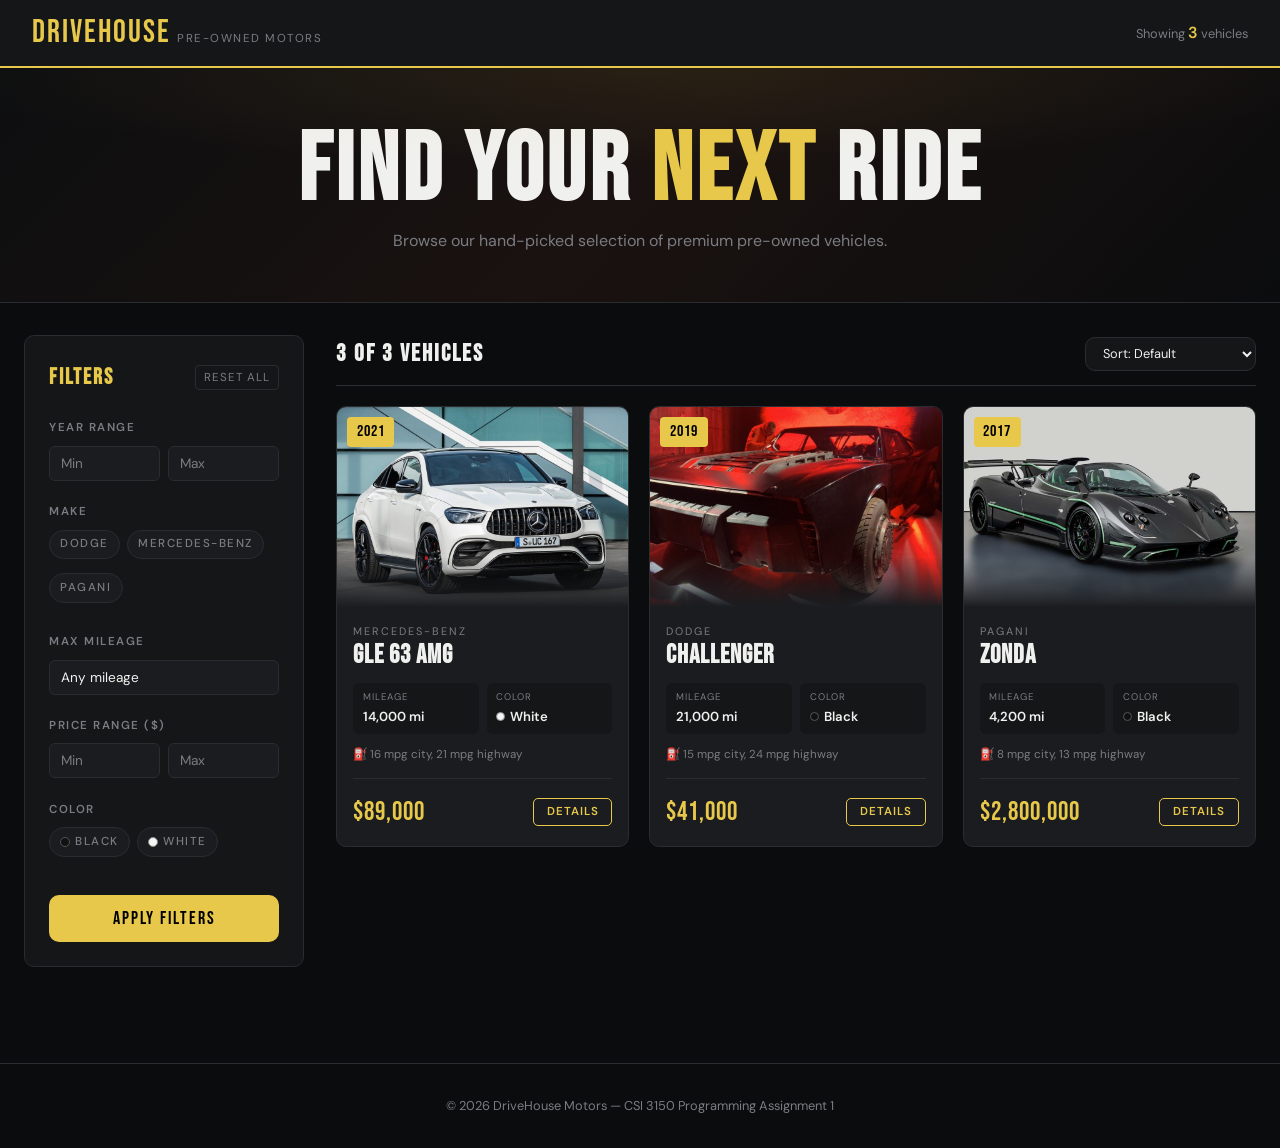
<file: index.html>
<!DOCTYPE html>
<html lang="en">
<head>
  <meta charset="UTF-8" />
  <meta name="viewport" content="width=device-width, initial-scale=1.0" />
  <meta name="description" content="Browse quality pre-owned vehicles at DriveHouse Motors." />
  <title>DriveHouse Motors — Pre-Owned Vehicles</title>

  <!-- Google Fonts -->
  <link rel="preconnect" href="https://fonts.googleapis.com" />
  <link rel="preconnect" href="https://fonts.gstatic.com" crossorigin />

  <!-- Stylesheets (order matters) -->
  <link rel="stylesheet" href="css/main.css" />
  <link rel="stylesheet" href="css/layout.css" />
  <link rel="stylesheet" href="css/components.css" />
</head>
<body>

  <!-- ===== HEADER ===== -->
  <header class="site-header" role="banner">
    <div class="header-logo">
      <span class="brand">DriveHouse</span>
      <span class="tagline">Pre-Owned Motors</span>
    </div>
    <p class="header-count">
      Showing <span id="header-count">3</span> vehicles
    </p>
  </header>

  <!-- ===== HERO ===== -->
  <section class="hero" aria-labelledby="hero-heading">
    <h1 id="hero-heading">Find Your <em>Next</em> Ride</h1>
    <p>Browse our hand-picked selection of premium pre-owned vehicles.</p>
  </section>

  <!-- ===== MAIN CONTENT ===== -->
  <div class="page-wrapper">

    <!-- FILTER SIDEBAR -->
    <aside class="filter-sidebar" aria-label="Filter vehicles">
      <section class="filter-panel">

        <header>
          <h2>Filters</h2>
          <button class="btn-reset" id="btn-reset" type="button">Reset All</button>
        </header>

        <!-- Year Range -->
        <div class="filter-group">
          <label>Year Range</label>
          <div class="range-group">
            <input class="filter-input" type="number" id="min-year"
                   placeholder="Min" min="2000" max="2030" aria-label="Minimum year" />
            <input class="filter-input" type="number" id="max-year"
                   placeholder="Max" min="2000" max="2030" aria-label="Maximum year" />
          </div>
        </div>

        <!-- Make -->
        <div class="filter-group">
          <fieldset>
            <legend>Make</legend>
            <div class="chip-group" id="make-chips" role="group" aria-label="Filter by make"></div>
          </fieldset>
        </div>

        <!-- Max Mileage -->
        <div class="filter-group">
          <label for="max-mileage">Max Mileage</label>
          <select class="filter-input filter-select" id="max-mileage" aria-label="Maximum mileage">
            <option value="">Any mileage</option>
            <option value="5000">Under 5,000 mi</option>
            <option value="10000">Under 10,000 mi</option>
            <option value="15000">Under 15,000 mi</option>
            <option value="25000">Under 25,000 mi</option>
            <option value="50000">Under 50,000 mi</option>
          </select>
        </div>

        <!-- Price Range -->
        <div class="filter-group">
          <label>Price Range ($)</label>
          <div class="range-group">
            <input class="filter-input" type="number" id="min-price"
                   placeholder="Min" min="0" aria-label="Minimum price" />
            <input class="filter-input" type="number" id="max-price"
                   placeholder="Max" min="0" aria-label="Maximum price" />
          </div>
        </div>

        <!-- Color -->
        <div class="filter-group">
          <fieldset>
            <legend>Color</legend>
            <div class="chip-group" id="color-chips" role="group" aria-label="Filter by color"></div>
          </fieldset>
        </div>

        <button class="btn-apply" id="btn-apply" type="button">Apply Filters</button>

      </section>
    </aside>

    <!-- CAR LISTINGS -->
    <main aria-label="Car listings">

      <div class="results-header">
        <h2><span id="result-count">3</span> of <span id="total-count">3</span> Vehicles</h2>
        <div class="sort-control">
          <label for="sort-select" class="sr-only">Sort by</label>
          <select id="sort-select" aria-label="Sort vehicles">
            <option value="default">Sort: Default</option>
            <option value="price-asc">Price: Low to High</option>
            <option value="price-desc">Price: High to Low</option>
            <option value="year-desc">Year: Newest First</option>
            <option value="year-asc">Year: Oldest First</option>
            <option value="mileage-asc">Mileage: Lowest First</option>
          </select>
        </div>
      </div>

      <div class="car-grid" id="car-grid" aria-live="polite" aria-label="Car listings"></div>

    </main>

  </div>

  <!-- ===== FOOTER ===== -->
  <footer class="site-footer" role="contentinfo">
    <p>&copy; 2026 DriveHouse Motors &mdash; CSI 3150 Programming Assignment 1</p>
  </footer>

  <!-- Scripts: data MUST load before main.js -->
  <script src="js/usedCars.js"></script>
  <script src="js/main.js"></script>

</body>
</html>
</file>
<file: css/main.css>
/* ==============================================
   main.css — CSS variables, reset, base styles
   ============================================== */

@import url('https://fonts.googleapis.com/css2?family=Bebas+Neue&family=DM+Sans:wght@300;400;500;600&display=swap');

/* ---- Root Variables ---- */
:root {
  --bg:       #0b0c0e;
  --surface:  #141618;
  --card:     #1a1c1f;
  --border:   #2a2c30;
  --accent:   #e8c84a;
  --text:     #f0f0ee;
  --muted:    #7a7c82;
  --radius:   10px;
}

/* ---- Reset ---- */
*, *::before, *::after { box-sizing: border-box; margin: 0; padding: 0; }
html { scroll-behavior: smooth; }

body {
  font-family: 'DM Sans', sans-serif;
  background: var(--bg);
  color: var(--text);
  min-height: 100vh;
  line-height: 1.6;
}

a    { color: inherit; text-decoration: none; }
ul   { list-style: none; }
button { cursor: pointer; font-family: inherit; border: none; }

/* Scrollbar */
::-webkit-scrollbar { width: 6px; }
::-webkit-scrollbar-track { background: var(--bg); }
::-webkit-scrollbar-thumb { background: var(--border); border-radius: 3px; }

/* Screen-reader only utility */
.sr-only {
  position: absolute;
  width: 1px; height: 1px;
  padding: 0; margin: -1px;
  overflow: hidden;
  clip: rect(0,0,0,0);
  white-space: nowrap;
  border: 0;
}
</file>
<file: css/layout.css>
/* ==============================================
   layout.css — Page structure & layout
   ============================================== */

/* ---- Sticky Header ---- */
.site-header {
  background: var(--surface);
  border-bottom: 2px solid var(--accent);
  padding: 0 2rem;
  position: sticky;
  top: 0;
  z-index: 100;
  display: flex;
  align-items: center;
  justify-content: space-between;
  height: 68px;
}

.header-logo { display: flex; align-items: baseline; gap: 0.4rem; }
.header-logo .brand {
  font-family: 'Bebas Neue', sans-serif;
  font-size: 2rem;
  letter-spacing: 2px;
  color: var(--accent);
}
.header-logo .tagline {
  font-size: 0.72rem;
  color: var(--muted);
  text-transform: uppercase;
  letter-spacing: 1.5px;
}
.header-count { font-size: 0.8rem; color: var(--muted); }
.header-count span { color: var(--accent); font-weight: 600; font-size: 1rem; }

/* ---- Hero ---- */
.hero {
  background: linear-gradient(135deg, #0d0e10 0%, #1a1210 50%, #0b0c0e 100%);
  border-bottom: 1px solid var(--border);
  padding: 3.5rem 2rem 3rem;
  text-align: center;
  position: relative;
  overflow: hidden;
}
.hero::before {
  content: '';
  position: absolute;
  inset: 0;
  background: radial-gradient(ellipse 80% 60% at 50% 0%, rgba(232,200,74,0.08) 0%, transparent 70%);
  pointer-events: none;
}
.hero h1 {
  font-family: 'Bebas Neue', sans-serif;
  font-size: clamp(3rem, 8vw, 6rem);
  letter-spacing: 4px;
  line-height: 1;
  margin-bottom: 0.5rem;
}
.hero h1 em { font-style: normal; color: var(--accent); }
.hero p { color: var(--muted); font-size: 1rem; max-width: 500px; margin: 0 auto; }

/* ---- Page wrapper — sidebar + main ---- */
.page-wrapper {
  max-width: 1300px;
  margin: 0 auto;
  padding: 2rem 1.5rem;
  display: grid;
  grid-template-columns: 280px 1fr;
  gap: 2rem;
  align-items: start;
}

@media (max-width: 860px) {
  .page-wrapper { grid-template-columns: 1fr; }
  .filter-sidebar { position: static !important; }
}

/* ---- Sidebar ---- */
.filter-sidebar {
  position: sticky;
  top: 88px;
}

/* ---- Results bar ---- */
.results-header {
  display: flex;
  align-items: center;
  justify-content: space-between;
  margin-bottom: 1.25rem;
  padding-bottom: 0.75rem;
  border-bottom: 1px solid var(--border);
}
.results-header h2 {
  font-family: 'Bebas Neue', sans-serif;
  font-size: 1.5rem;
  letter-spacing: 2px;
}
.sort-control select {
  background: var(--surface);
  color: var(--text);
  border: 1px solid var(--border);
  border-radius: var(--radius);
  padding: 0.4rem 0.8rem;
  font-size: 0.8rem;
  font-family: inherit;
  cursor: pointer;
}

/* ---- Car grid ---- */
.car-grid {
  display: grid;
  grid-template-columns: repeat(auto-fill, minmax(270px, 1fr));
  gap: 1.25rem;
}

/* ---- Footer ---- */
.site-footer {
  margin-top: 4rem;
  border-top: 1px solid var(--border);
  padding: 2rem;
  text-align: center;
  color: var(--muted);
  font-size: 0.8rem;
}
</file>
<file: css/components.css>
/* ==============================================
   components.css — Filter panel & Car cards
   ============================================== */

/* ---- FILTER PANEL ---- */
.filter-panel {
  background: var(--surface);
  border: 1px solid var(--border);
  border-radius: var(--radius);
  padding: 1.5rem;
}

.filter-panel header {
  display: flex;
  align-items: center;
  justify-content: space-between;
  margin-bottom: 1.5rem;
}

.filter-panel header h2 {
  font-family: 'Bebas Neue', sans-serif;
  font-size: 1.4rem;
  letter-spacing: 2px;
  color: var(--accent);
}

.btn-reset {
  font-size: 0.72rem;
  color: var(--muted);
  background: transparent;
  text-transform: uppercase;
  letter-spacing: 1px;
  padding: 0.25rem 0.5rem;
  border: 1px solid var(--border);
  border-radius: 4px;
  cursor: pointer;
  transition: color 0.2s, border-color 0.2s;
}
.btn-reset:hover { color: var(--accent); border-color: var(--accent); }

/* Filter groups */
.filter-group { margin-bottom: 1.4rem; }

.filter-group label,
.filter-group legend {
  display: block;
  font-size: 0.72rem;
  font-weight: 600;
  text-transform: uppercase;
  letter-spacing: 1.5px;
  color: var(--muted);
  margin-bottom: 0.5rem;
}

.filter-group fieldset { border: none; padding: 0; }

.range-group {
  display: grid;
  grid-template-columns: 1fr 1fr;
  gap: 0.5rem;
}

/* Inputs */
.filter-input,
.filter-select {
  width: 100%;
  background: var(--card);
  color: var(--text);
  border: 1px solid var(--border);
  border-radius: 6px;
  padding: 0.5rem 0.7rem;
  font-family: inherit;
  font-size: 0.85rem;
  transition: border-color 0.2s;
  appearance: none;
  -webkit-appearance: none;
}
.filter-input:focus,
.filter-select:focus { outline: none; border-color: var(--accent); }
.filter-input::placeholder { color: var(--muted); }

/* Checkbox chips */
.chip-group { display: flex; flex-wrap: wrap; gap: 0.4rem; }

.chip-label { display: flex; align-items: center; gap: 0.3rem; cursor: pointer; }
.chip-label input[type="checkbox"] { display: none; }

.chip {
  display: inline-flex;
  align-items: center;
  gap: 5px;
  padding: 0.28rem 0.65rem;
  border-radius: 20px;
  font-size: 0.72rem;
  font-weight: 500;
  border: 1px solid var(--border);
  background: var(--card);
  color: var(--muted);
  transition: background 0.2s, color 0.2s, border-color 0.2s;
  user-select: none;
}
.chip-label input:checked + .chip {
  background: var(--accent);
  color: #000;
  border-color: var(--accent);
  font-weight: 600;
}
.chip:hover { border-color: var(--accent); color: var(--accent); }

/* Color dot */
.color-dot {
  width: 10px;
  height: 10px;
  border-radius: 50%;
  display: inline-block;
  flex-shrink: 0;
}
.color-white { background: #f5f5f5; border: 1px solid #888; }
.color-black { background: #111; border: 1px solid #555; }

/* Apply button */
.btn-apply {
  width: 100%;
  padding: 0.8rem;
  background: var(--accent);
  color: #000;
  font-family: 'Bebas Neue', sans-serif;
  font-size: 1.1rem;
  letter-spacing: 2px;
  border: none;
  border-radius: var(--radius);
  margin-top: 0.5rem;
  cursor: pointer;
  transition: opacity 0.2s, transform 0.2s;
}
.btn-apply:hover  { opacity: 0.88; transform: translateY(-1px); }
.btn-apply:active { transform: translateY(0); }

/* ---- CAR CARD ---- */
.car-card {
  background: var(--card);
  border: 1px solid var(--border);
  border-radius: var(--radius);
  overflow: hidden;
  display: flex;
  flex-direction: column;
  transition: transform 0.22s ease, box-shadow 0.22s ease, border-color 0.22s ease;
  animation: fadeUp 0.35s ease both;
}
.car-card:hover {
  transform: translateY(-5px);
  box-shadow: 0 12px 36px rgba(0,0,0,0.6);
  border-color: rgba(232,200,74,0.4);
}

@keyframes fadeUp {
  from { opacity: 0; transform: translateY(18px); }
  to   { opacity: 1; transform: translateY(0); }
}
.car-card:nth-child(1) { animation-delay: 0.05s; }
.car-card:nth-child(2) { animation-delay: 0.10s; }
.car-card:nth-child(3) { animation-delay: 0.15s; }

/* Card photo */
.car-card__img {
  height: 200px;
  position: relative;
  overflow: hidden;
  background: #000;
}
.car-card__img img {
  width: 100%;
  height: 100%;
  object-fit: cover;
  object-position: center;
  display: block;
  transition: transform 0.4s ease;
}
.car-card:hover .car-card__img img { transform: scale(1.06); }

/* Gradient overlay at bottom of photo */
.car-card__img::after {
  content: '';
  position: absolute;
  bottom: 0; left: 0; right: 0;
  height: 50px;
  background: linear-gradient(to top, var(--card), transparent);
  z-index: 1;
  pointer-events: none;
}

/* Year badge */
.car-card__year-badge {
  position: absolute;
  top: 10px;
  left: 10px;
  background: var(--accent);
  color: #000;
  font-family: 'Bebas Neue', sans-serif;
  font-size: 1rem;
  letter-spacing: 1px;
  padding: 0.15rem 0.6rem;
  border-radius: 4px;
  z-index: 2;
}

/* Card body */
.car-card__body {
  padding: 1rem 1rem 0.85rem;
  flex: 1;
  display: flex;
  flex-direction: column;
}

.car-card__make {
  font-size: 0.68rem;
  text-transform: uppercase;
  letter-spacing: 2px;
  color: var(--muted);
  margin-bottom: 0.1rem;
}

.car-card__model {
  font-family: 'Bebas Neue', sans-serif;
  font-size: 1.6rem;
  letter-spacing: 1px;
  line-height: 1.1;
  margin-bottom: 0.8rem;
}

/* Stats grid */
.car-card__stats {
  display: grid;
  grid-template-columns: 1fr 1fr;
  gap: 0.5rem;
  margin-bottom: 0.75rem;
}

.stat {
  background: var(--surface);
  border-radius: 6px;
  padding: 0.4rem 0.6rem;
}
.stat__label {
  font-size: 0.6rem;
  text-transform: uppercase;
  letter-spacing: 1px;
  color: var(--muted);
  margin-bottom: 0.1rem;
}
.stat__value {
  font-size: 0.82rem;
  font-weight: 600;
  color: var(--text);
  display: flex;
  align-items: center;
  gap: 5px;
}

.stat__color-dot {
  width: 9px;
  height: 9px;
  border-radius: 50%;
  display: inline-block;
  flex-shrink: 0;
}

/* Gas */
.car-card__gas {
  font-size: 0.72rem;
  color: var(--muted);
  margin-bottom: 0.85rem;
  flex: 1;
}

/* Footer */
.car-card__footer {
  display: flex;
  align-items: center;
  justify-content: space-between;
  border-top: 1px solid var(--border);
  padding-top: 0.75rem;
}

.car-card__price {
  font-family: 'Bebas Neue', sans-serif;
  font-size: 1.65rem;
  letter-spacing: 1px;
  color: var(--accent);
}

.btn-details {
  font-size: 0.72rem;
  font-weight: 600;
  text-transform: uppercase;
  letter-spacing: 1px;
  background: transparent;
  border: 1px solid var(--accent);
  color: var(--accent);
  padding: 0.35rem 0.8rem;
  border-radius: 5px;
  cursor: pointer;
  transition: background 0.2s, color 0.2s;
}
.btn-details:hover { background: var(--accent); color: #000; }

/* ---- EMPTY STATE ---- */
.empty-state {
  grid-column: 1 / -1;
  text-align: center;
  padding: 4rem 2rem;
  color: var(--muted);
}
.empty-icon { font-size: 4rem; margin-bottom: 1rem; opacity: 0.4; }
.empty-state h3 {
  font-family: 'Bebas Neue', sans-serif;
  font-size: 1.6rem;
  letter-spacing: 2px;
  color: var(--text);
  margin-bottom: 0.5rem;
}
.empty-state p { font-size: 0.9rem; }
</file>
<file: Programming1/css/main.css>
/* ==============================================
   main.css — CSS variables, reset, base styles
   ============================================== */

@import url('https://fonts.googleapis.com/css2?family=Bebas+Neue&family=DM+Sans:wght@300;400;500;600&display=swap');

/* ---- Root Variables ---- */
:root {
  --bg:       #0b0c0e;
  --surface:  #141618;
  --card:     #1a1c1f;
  --border:   #2a2c30;
  --accent:   #e8c84a;
  --text:     #f0f0ee;
  --muted:    #7a7c82;
  --radius:   10px;
}

/* ---- Reset ---- */
*, *::before, *::after { box-sizing: border-box; margin: 0; padding: 0; }
html { scroll-behavior: smooth; }

body {
  font-family: 'DM Sans', sans-serif;
  background: var(--bg);
  color: var(--text);
  min-height: 100vh;
  line-height: 1.6;
}

a    { color: inherit; text-decoration: none; }
ul   { list-style: none; }
button { cursor: pointer; font-family: inherit; border: none; }

/* Scrollbar */
::-webkit-scrollbar { width: 6px; }
::-webkit-scrollbar-track { background: var(--bg); }
::-webkit-scrollbar-thumb { background: var(--border); border-radius: 3px; }

/* Screen-reader only utility */
.sr-only {
  position: absolute;
  width: 1px; height: 1px;
  padding: 0; margin: -1px;
  overflow: hidden;
  clip: rect(0,0,0,0);
  white-space: nowrap;
  border: 0;
}
</file>
<file: Programming1/css/layout.css>
/* ==============================================
   layout.css — Page structure & layout
   ============================================== */

/* ---- Sticky Header ---- */
.site-header {
  background: var(--surface);
  border-bottom: 2px solid var(--accent);
  padding: 0 2rem;
  position: sticky;
  top: 0;
  z-index: 100;
  display: flex;
  align-items: center;
  justify-content: space-between;
  height: 68px;
}

.header-logo { display: flex; align-items: baseline; gap: 0.4rem; }
.header-logo .brand {
  font-family: 'Bebas Neue', sans-serif;
  font-size: 2rem;
  letter-spacing: 2px;
  color: var(--accent);
}
.header-logo .tagline {
  font-size: 0.72rem;
  color: var(--muted);
  text-transform: uppercase;
  letter-spacing: 1.5px;
}
.header-count { font-size: 0.8rem; color: var(--muted); }
.header-count span { color: var(--accent); font-weight: 600; font-size: 1rem; }

/* ---- Hero ---- */
.hero {
  background: linear-gradient(135deg, #0d0e10 0%, #1a1210 50%, #0b0c0e 100%);
  border-bottom: 1px solid var(--border);
  padding: 3.5rem 2rem 3rem;
  text-align: center;
  position: relative;
  overflow: hidden;
}
.hero::before {
  content: '';
  position: absolute;
  inset: 0;
  background: radial-gradient(ellipse 80% 60% at 50% 0%, rgba(232,200,74,0.08) 0%, transparent 70%);
  pointer-events: none;
}
.hero h1 {
  font-family: 'Bebas Neue', sans-serif;
  font-size: clamp(3rem, 8vw, 6rem);
  letter-spacing: 4px;
  line-height: 1;
  margin-bottom: 0.5rem;
}
.hero h1 em { font-style: normal; color: var(--accent); }
.hero p { color: var(--muted); font-size: 1rem; max-width: 500px; margin: 0 auto; }

/* ---- Page wrapper — sidebar + main ---- */
.page-wrapper {
  max-width: 1300px;
  margin: 0 auto;
  padding: 2rem 1.5rem;
  display: grid;
  grid-template-columns: 280px 1fr;
  gap: 2rem;
  align-items: start;
}

@media (max-width: 860px) {
  .page-wrapper { grid-template-columns: 1fr; }
  .filter-sidebar { position: static !important; }
}

/* ---- Sidebar ---- */
.filter-sidebar {
  position: sticky;
  top: 88px;
}

/* ---- Results bar ---- */
.results-header {
  display: flex;
  align-items: center;
  justify-content: space-between;
  margin-bottom: 1.25rem;
  padding-bottom: 0.75rem;
  border-bottom: 1px solid var(--border);
}
.results-header h2 {
  font-family: 'Bebas Neue', sans-serif;
  font-size: 1.5rem;
  letter-spacing: 2px;
}
.sort-control select {
  background: var(--surface);
  color: var(--text);
  border: 1px solid var(--border);
  border-radius: var(--radius);
  padding: 0.4rem 0.8rem;
  font-size: 0.8rem;
  font-family: inherit;
  cursor: pointer;
}

/* ---- Car grid ---- */
.car-grid {
  display: grid;
  grid-template-columns: repeat(auto-fill, minmax(270px, 1fr));
  gap: 1.25rem;
}

/* ---- Footer ---- */
.site-footer {
  margin-top: 4rem;
  border-top: 1px solid var(--border);
  padding: 2rem;
  text-align: center;
  color: var(--muted);
  font-size: 0.8rem;
}
</file>
<file: Programming1/css/components.css>
/* ==============================================
   components.css — Filter panel & Car cards
   ============================================== */

/* ---- FILTER PANEL ---- */
.filter-panel {
  background: var(--surface);
  border: 1px solid var(--border);
  border-radius: var(--radius);
  padding: 1.5rem;
}

.filter-panel header {
  display: flex;
  align-items: center;
  justify-content: space-between;
  margin-bottom: 1.5rem;
}

.filter-panel header h2 {
  font-family: 'Bebas Neue', sans-serif;
  font-size: 1.4rem;
  letter-spacing: 2px;
  color: var(--accent);
}

.btn-reset {
  font-size: 0.72rem;
  color: var(--muted);
  background: transparent;
  text-transform: uppercase;
  letter-spacing: 1px;
  padding: 0.25rem 0.5rem;
  border: 1px solid var(--border);
  border-radius: 4px;
  cursor: pointer;
  transition: color 0.2s, border-color 0.2s;
}
.btn-reset:hover { color: var(--accent); border-color: var(--accent); }

/* Filter groups */
.filter-group { margin-bottom: 1.4rem; }

.filter-group label,
.filter-group legend {
  display: block;
  font-size: 0.72rem;
  font-weight: 600;
  text-transform: uppercase;
  letter-spacing: 1.5px;
  color: var(--muted);
  margin-bottom: 0.5rem;
}

.filter-group fieldset { border: none; padding: 0; }

.range-group {
  display: grid;
  grid-template-columns: 1fr 1fr;
  gap: 0.5rem;
}

/* Inputs */
.filter-input,
.filter-select {
  width: 100%;
  background: var(--card);
  color: var(--text);
  border: 1px solid var(--border);
  border-radius: 6px;
  padding: 0.5rem 0.7rem;
  font-family: inherit;
  font-size: 0.85rem;
  transition: border-color 0.2s;
  appearance: none;
  -webkit-appearance: none;
}
.filter-input:focus,
.filter-select:focus { outline: none; border-color: var(--accent); }
.filter-input::placeholder { color: var(--muted); }

/* Checkbox chips */
.chip-group { display: flex; flex-wrap: wrap; gap: 0.4rem; }

.chip-label { display: flex; align-items: center; gap: 0.3rem; cursor: pointer; }
.chip-label input[type="checkbox"] { display: none; }

.chip {
  display: inline-flex;
  align-items: center;
  gap: 5px;
  padding: 0.28rem 0.65rem;
  border-radius: 20px;
  font-size: 0.72rem;
  font-weight: 500;
  border: 1px solid var(--border);
  background: var(--card);
  color: var(--muted);
  transition: background 0.2s, color 0.2s, border-color 0.2s;
  user-select: none;
}
.chip-label input:checked + .chip {
  background: var(--accent);
  color: #000;
  border-color: var(--accent);
  font-weight: 600;
}
.chip:hover { border-color: var(--accent); color: var(--accent); }

/* Color dot */
.color-dot {
  width: 10px;
  height: 10px;
  border-radius: 50%;
  display: inline-block;
  flex-shrink: 0;
}
.color-white { background: #f5f5f5; border: 1px solid #888; }
.color-black { background: #111; border: 1px solid #555; }

/* Apply button */
.btn-apply {
  width: 100%;
  padding: 0.8rem;
  background: var(--accent);
  color: #000;
  font-family: 'Bebas Neue', sans-serif;
  font-size: 1.1rem;
  letter-spacing: 2px;
  border: none;
  border-radius: var(--radius);
  margin-top: 0.5rem;
  cursor: pointer;
  transition: opacity 0.2s, transform 0.2s;
}
.btn-apply:hover  { opacity: 0.88; transform: translateY(-1px); }
.btn-apply:active { transform: translateY(0); }

/* ---- CAR CARD ---- */
.car-card {
  background: var(--card);
  border: 1px solid var(--border);
  border-radius: var(--radius);
  overflow: hidden;
  display: flex;
  flex-direction: column;
  transition: transform 0.22s ease, box-shadow 0.22s ease, border-color 0.22s ease;
  animation: fadeUp 0.35s ease both;
}
.car-card:hover {
  transform: translateY(-5px);
  box-shadow: 0 12px 36px rgba(0,0,0,0.6);
  border-color: rgba(232,200,74,0.4);
}

@keyframes fadeUp {
  from { opacity: 0; transform: translateY(18px); }
  to   { opacity: 1; transform: translateY(0); }
}
.car-card:nth-child(1) { animation-delay: 0.05s; }
.car-card:nth-child(2) { animation-delay: 0.10s; }
.car-card:nth-child(3) { animation-delay: 0.15s; }

/* Card photo */
.car-card__img {
  height: 200px;
  position: relative;
  overflow: hidden;
  background: #000;
}
.car-card__img img {
  width: 100%;
  height: 100%;
  object-fit: cover;
  object-position: center;
  display: block;
  transition: transform 0.4s ease;
}
.car-card:hover .car-card__img img { transform: scale(1.06); }

/* Gradient overlay at bottom of photo */
.car-card__img::after {
  content: '';
  position: absolute;
  bottom: 0; left: 0; right: 0;
  height: 50px;
  background: linear-gradient(to top, var(--card), transparent);
  z-index: 1;
  pointer-events: none;
}

/* Year badge */
.car-card__year-badge {
  position: absolute;
  top: 10px;
  left: 10px;
  background: var(--accent);
  color: #000;
  font-family: 'Bebas Neue', sans-serif;
  font-size: 1rem;
  letter-spacing: 1px;
  padding: 0.15rem 0.6rem;
  border-radius: 4px;
  z-index: 2;
}

/* Card body */
.car-card__body {
  padding: 1rem 1rem 0.85rem;
  flex: 1;
  display: flex;
  flex-direction: column;
}

.car-card__make {
  font-size: 0.68rem;
  text-transform: uppercase;
  letter-spacing: 2px;
  color: var(--muted);
  margin-bottom: 0.1rem;
}

.car-card__model {
  font-family: 'Bebas Neue', sans-serif;
  font-size: 1.6rem;
  letter-spacing: 1px;
  line-height: 1.1;
  margin-bottom: 0.8rem;
}

/* Stats grid */
.car-card__stats {
  display: grid;
  grid-template-columns: 1fr 1fr;
  gap: 0.5rem;
  margin-bottom: 0.75rem;
}

.stat {
  background: var(--surface);
  border-radius: 6px;
  padding: 0.4rem 0.6rem;
}
.stat__label {
  font-size: 0.6rem;
  text-transform: uppercase;
  letter-spacing: 1px;
  color: var(--muted);
  margin-bottom: 0.1rem;
}
.stat__value {
  font-size: 0.82rem;
  font-weight: 600;
  color: var(--text);
  display: flex;
  align-items: center;
  gap: 5px;
}

.stat__color-dot {
  width: 9px;
  height: 9px;
  border-radius: 50%;
  display: inline-block;
  flex-shrink: 0;
}

/* Gas */
.car-card__gas {
  font-size: 0.72rem;
  color: var(--muted);
  margin-bottom: 0.85rem;
  flex: 1;
}

/* Footer */
.car-card__footer {
  display: flex;
  align-items: center;
  justify-content: space-between;
  border-top: 1px solid var(--border);
  padding-top: 0.75rem;
}

.car-card__price {
  font-family: 'Bebas Neue', sans-serif;
  font-size: 1.65rem;
  letter-spacing: 1px;
  color: var(--accent);
}

.btn-details {
  font-size: 0.72rem;
  font-weight: 600;
  text-transform: uppercase;
  letter-spacing: 1px;
  background: transparent;
  border: 1px solid var(--accent);
  color: var(--accent);
  padding: 0.35rem 0.8rem;
  border-radius: 5px;
  cursor: pointer;
  transition: background 0.2s, color 0.2s;
}
.btn-details:hover { background: var(--accent); color: #000; }

/* ---- EMPTY STATE ---- */
.empty-state {
  grid-column: 1 / -1;
  text-align: center;
  padding: 4rem 2rem;
  color: var(--muted);
}
.empty-icon { font-size: 4rem; margin-bottom: 1rem; opacity: 0.4; }
.empty-state h3 {
  font-family: 'Bebas Neue', sans-serif;
  font-size: 1.6rem;
  letter-spacing: 2px;
  color: var(--text);
  margin-bottom: 0.5rem;
}
.empty-state p { font-size: 0.9rem; }
</file>
